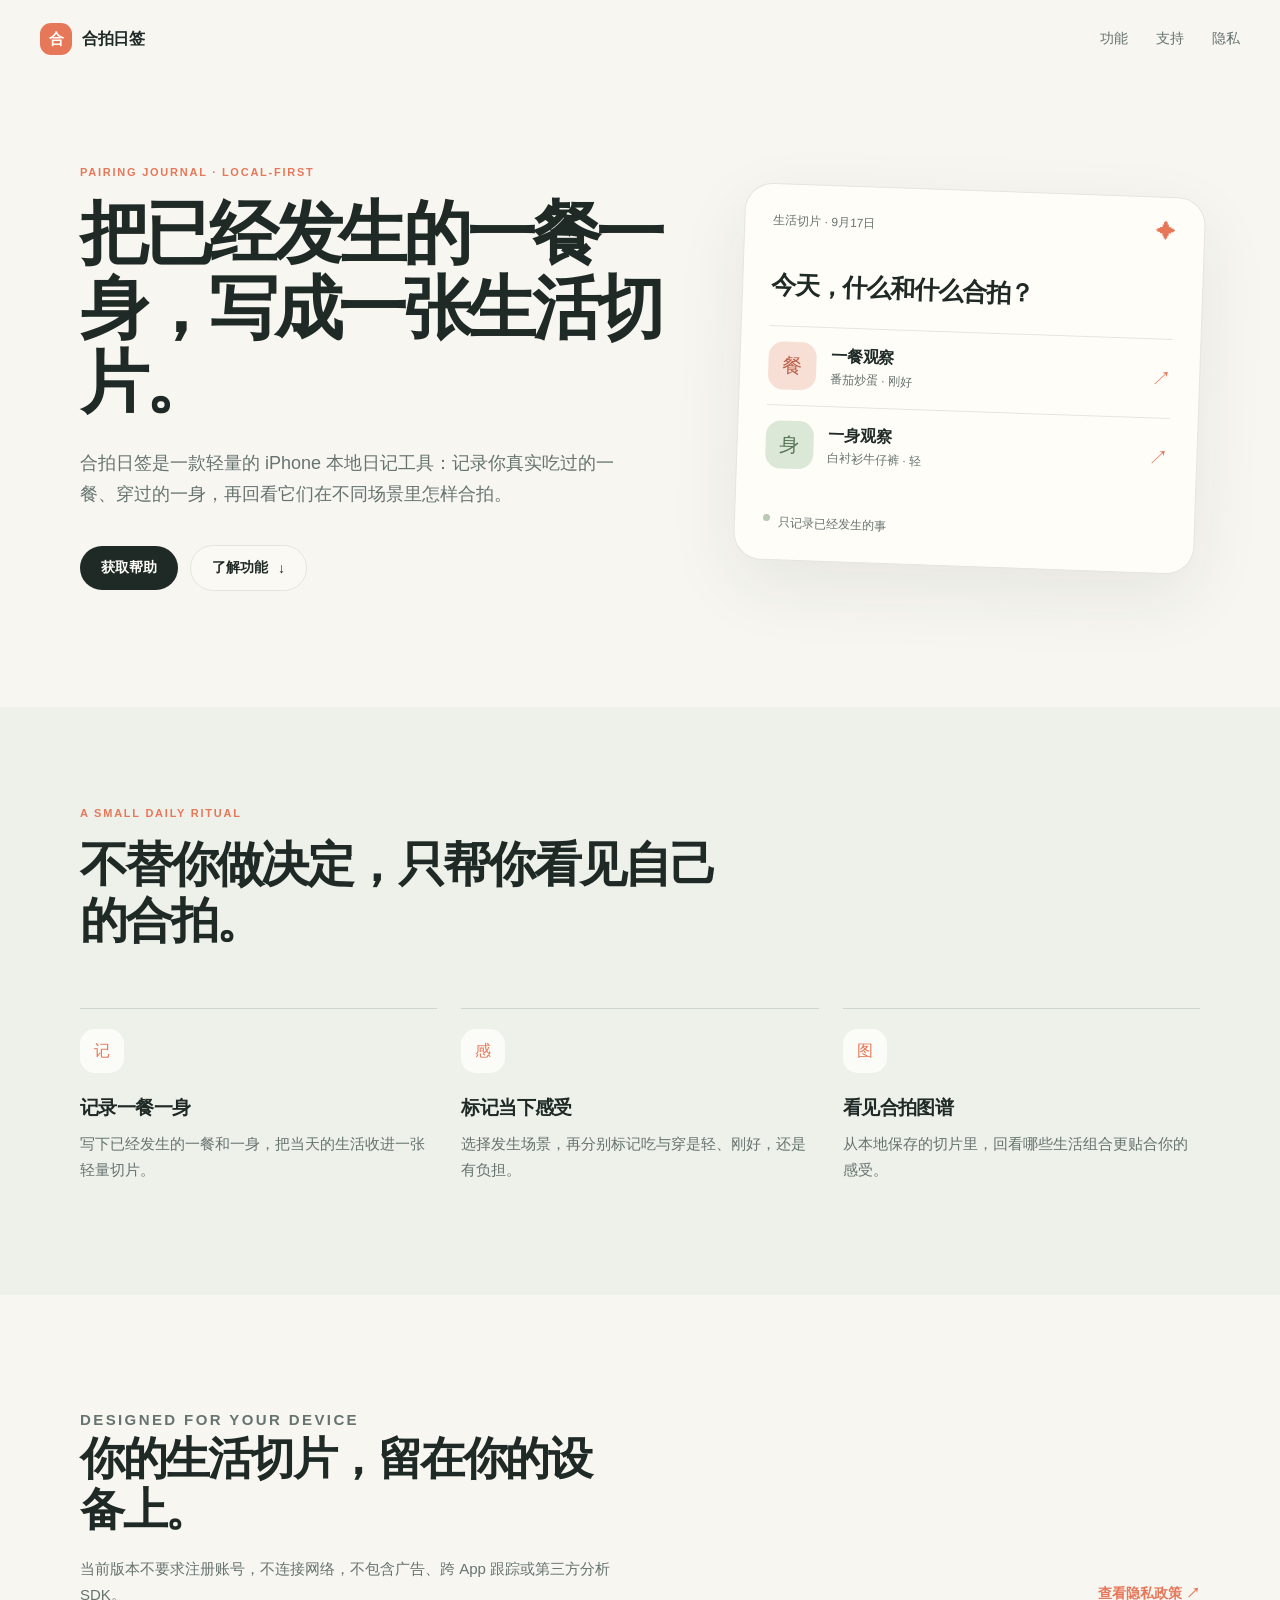
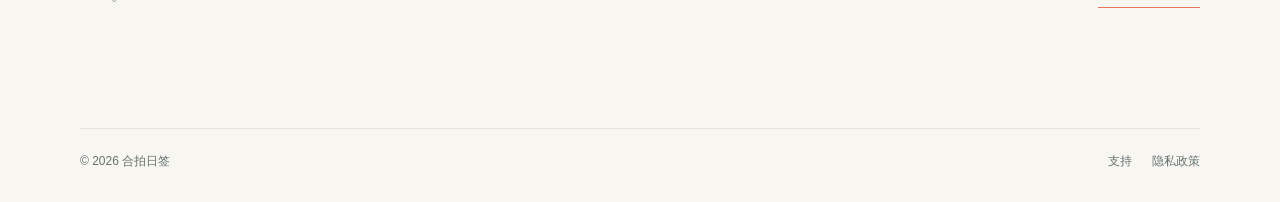
<file: index.html>
<!doctype html><html lang="zh-CN"><head><meta charset="utf-8"><meta name="viewport" content="width=device-width,initial-scale=1"><title>合拍日签 · 记录一餐一身的生活切片</title><meta name="description" content="合拍日签是一款本地优先的 iPhone 生活日记工具，记录一餐一身，回看它们在不同场景里怎样合拍。"><meta property="og:title" content="合拍日签"><meta property="og:description" content="记录一餐一身的生活切片。"><meta property="og:image" content="og.png"><link rel="stylesheet" href="styles.css"></head><body><nav class="nav"><a class="brand" href="./"><span class="brand-mark">合</span><span>合拍日签</span></a><div class="nav-links"><a href="#features">功能</a><a href="support/">支持</a><a href="privacy/">隐私</a></div></nav><section class="hero shell"><div><p class="eyebrow">PAIRING JOURNAL · LOCAL-FIRST</p><h1>把已经发生的一餐一身，写成一张生活切片。</h1><p class="lede">合拍日签是一款轻量的 iPhone 本地日记工具：记录你真实吃过的一餐、穿过的一身，再回看它们在不同场景里怎样合拍。</p><div class="actions"><a class="button primary" href="support/">获取帮助</a><a class="button secondary" href="#features">了解功能 <span aria-hidden="true">↓</span></a></div></div><div class="choice-card" aria-label="合拍日签功能示意"><div class="card-top"><span>生活切片 · 9月17日</span><span class="sun">✦</span></div><h2>今天，什么和什么合拍？</h2><div class="choice-row"><div class="choice-icon food">餐</div><div><strong>一餐观察</strong><small>番茄炒蛋 · 刚好</small></div><span class="arrow">↗</span></div><div class="choice-row"><div class="choice-icon wear">身</div><div><strong>一身观察</strong><small>白衬衫牛仔裤 · 轻</small></div><span class="arrow">↗</span></div><div class="card-foot"><span class="tiny-dot"></span>只记录已经发生的事</div></div></section><section id="features" class="feature-section"><div class="shell"><p class="eyebrow">A SMALL DAILY RITUAL</p><h2 class="section-title">不替你做决定，只帮你看见自己的合拍。</h2><div class="feature-grid"><article class="feature"><span class="feature-icon">记</span><h3>记录一餐一身</h3><p>写下已经发生的一餐和一身，把当天的生活收进一张轻量切片。</p></article><article class="feature"><span class="feature-icon">感</span><h3>标记当下感受</h3><p>选择发生场景，再分别标记吃与穿是轻、刚好，还是有负担。</p></article><article class="feature"><span class="feature-icon">图</span><h3>看见合拍图谱</h3><p>从本地保存的切片里，回看哪些生活组合更贴合你的感受。</p></article></div></div></section><section class="privacy-callout shell"><div><p class="eyebrow">DESIGNED FOR YOUR DEVICE</p><h2>你的生活切片，留在你的设备上。</h2><p>当前版本不要求注册账号，不连接网络，不包含广告、跨 App 跟踪或第三方分析 SDK。</p></div><a class="text-link" href="privacy/">查看隐私政策 <span aria-hidden="true">↗</span></a></section><footer class="footer shell"><span>© 2026 合拍日签</span><span><a href="support/">支持</a><a href="privacy/">隐私政策</a></span></footer></body></html>
</file>
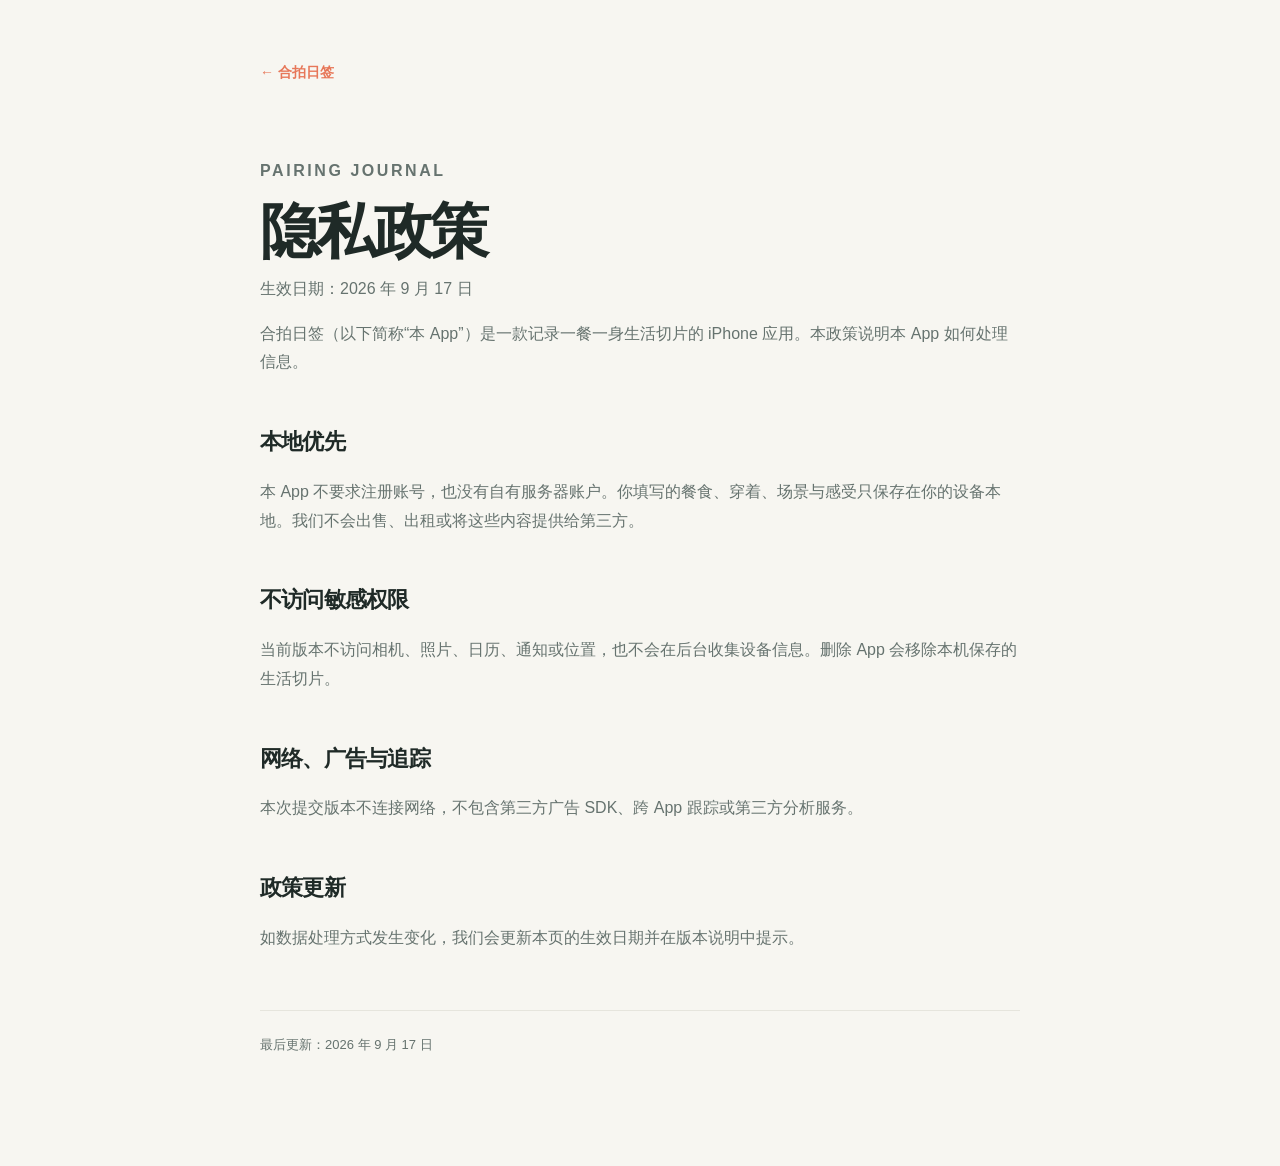
<file: privacy/index.html>
<!doctype html><html lang="zh-CN"><head><meta charset="utf-8"><meta name="viewport" content="width=device-width,initial-scale=1"><title>隐私政策 · 合拍日签</title><link rel="stylesheet" href="../styles.css"></head><body><main class="legal-page"><a class="legal-back" href="../">← 合拍日签</a><p class="eyebrow">PAIRING JOURNAL</p><h1>隐私政策</h1><p class="legal-date">生效日期：2026 年 9 月 17 日</p><p>合拍日签（以下简称“本 App”）是一款记录一餐一身生活切片的 iPhone 应用。本政策说明本 App 如何处理信息。</p><h2>本地优先</h2><p>本 App 不要求注册账号，也没有自有服务器账户。你填写的餐食、穿着、场景与感受只保存在你的设备本地。我们不会出售、出租或将这些内容提供给第三方。</p><h2>不访问敏感权限</h2><p>当前版本不访问相机、照片、日历、通知或位置，也不会在后台收集设备信息。删除 App 会移除本机保存的生活切片。</p><h2>网络、广告与追踪</h2><p>本次提交版本不连接网络，不包含第三方广告 SDK、跨 App 跟踪或第三方分析服务。</p><h2>政策更新</h2><p>如数据处理方式发生变化，我们会更新本页的生效日期并在版本说明中提示。</p><p class="legal-contact">最后更新：2026 年 9 月 17 日</p></main></body></html>
</file>
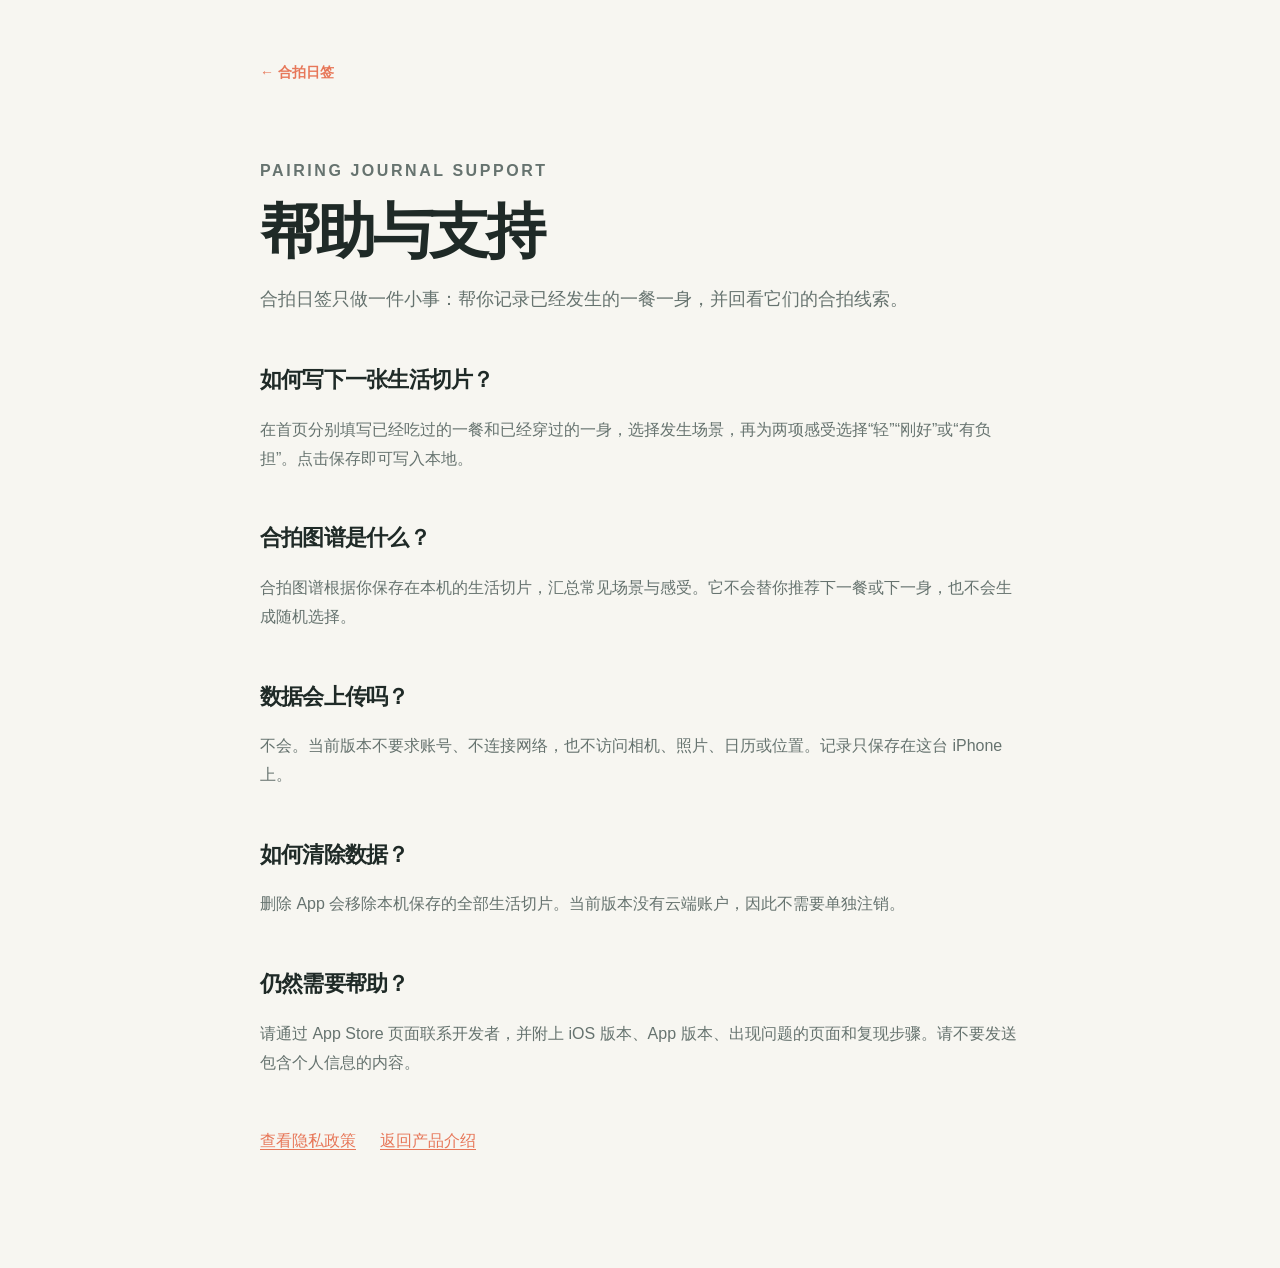
<file: support/index.html>
<!doctype html><html lang="zh-CN"><head><meta charset="utf-8"><meta name="viewport" content="width=device-width,initial-scale=1"><title>帮助与支持 · 合拍日签</title><link rel="stylesheet" href="../styles.css"></head><body><main class="legal-page"><a class="legal-back" href="../">← 合拍日签</a><p class="eyebrow">PAIRING JOURNAL SUPPORT</p><h1>帮助与支持</h1><p class="legal-intro">合拍日签只做一件小事：帮你记录已经发生的一餐一身，并回看它们的合拍线索。</p><h2>如何写下一张生活切片？</h2><p>在首页分别填写已经吃过的一餐和已经穿过的一身，选择发生场景，再为两项感受选择“轻”“刚好”或“有负担”。点击保存即可写入本地。</p><h2>合拍图谱是什么？</h2><p>合拍图谱根据你保存在本机的生活切片，汇总常见场景与感受。它不会替你推荐下一餐或下一身，也不会生成随机选择。</p><h2>数据会上传吗？</h2><p>不会。当前版本不要求账号、不连接网络，也不访问相机、照片、日历或位置。记录只保存在这台 iPhone 上。</p><h2>如何清除数据？</h2><p>删除 App 会移除本机保存的全部生活切片。当前版本没有云端账户，因此不需要单独注销。</p><h2>仍然需要帮助？</h2><p>请通过 App Store 页面联系开发者，并附上 iOS 版本、App 版本、出现问题的页面和复现步骤。请不要发送包含个人信息的内容。</p><p class="support-links"><a class="inline-link" href="../privacy/">查看隐私政策</a><a class="inline-link" href="../">返回产品介绍</a></p></main></body></html>
</file>
<file: styles.css>
:root{--ink:#1f2a27;--muted:#66736f;--paper:#f7f6f1;--card:#fffdf8;--line:#e6e5dd;--coral:#e77759;--sage:#b8c9b4}*{box-sizing:border-box}html{scroll-behavior:smooth}body{margin:0;background:var(--paper);color:var(--ink);font-family:-apple-system,BlinkMacSystemFont,"PingFang SC","Helvetica Neue",sans-serif}a{color:inherit;text-decoration:none}.shell{width:min(1120px,calc(100% - 48px));margin:0 auto}.nav{height:78px;display:flex;align-items:center;justify-content:space-between;width:min(1200px,calc(100% - 48px));margin:0 auto}.brand{display:inline-flex;align-items:center;gap:10px;font-size:16px;font-weight:700;letter-spacing:-.02em}.brand-mark{display:grid;place-items:center;width:32px;height:32px;border-radius:11px;color:#fffdf8;background:var(--coral);font-size:15px}.nav-links{display:flex;gap:28px;color:var(--muted);font-size:14px}.nav-links a:hover,.footer a:hover,.text-link:hover{color:var(--coral)}.hero{display:grid;grid-template-columns:1.12fr .88fr;gap:72px;align-items:center;padding:88px 0 116px}.eyebrow{color:var(--coral);font-size:11px;font-weight:750;letter-spacing:.16em;margin:0 0 18px}h1{max-width:680px;font-size:clamp(42px,5.4vw,72px);line-height:1.08;letter-spacing:-.065em;margin:0;font-weight:720}.lede{max-width:550px;color:var(--muted);font-size:18px;line-height:1.75;margin:28px 0 0}.actions{display:flex;align-items:center;gap:12px;margin-top:34px}.button{display:inline-flex;align-items:center;gap:10px;border-radius:999px;padding:13px 21px;font-size:14px;font-weight:700}.button.primary{color:#fffdf8;background:var(--ink)}.button.secondary{border:1px solid var(--line);background:rgba(255,253,248,.5)}.choice-card{background:var(--card);border:1px solid var(--line);border-radius:28px;padding:28px;box-shadow:0 24px 70px rgba(42,50,45,.08);transform:rotate(2deg)}.card-top,.card-foot{color:var(--muted);font-size:12px;display:flex;justify-content:space-between}.sun{color:var(--coral);font-size:20px;line-height:12px}.choice-card h2{font-size:25px;letter-spacing:-.045em;margin:39px 0 24px}.choice-row{display:grid;grid-template-columns:48px 1fr auto;align-items:center;gap:14px;padding:15px 0;border-top:1px solid var(--line)}.choice-icon,.feature-icon{display:grid;place-items:center;border-radius:15px;width:48px;height:48px;font-size:20px}.choice-icon.food{background:#f8dfd5;color:#bd624b}.choice-icon.wear{background:#dce8d7;color:#597858}.choice-row strong{display:block;font-size:16px}.choice-row small{color:var(--muted);display:block;margin-top:4px;font-size:12px}.arrow{color:var(--coral);font-size:20px}.card-foot{justify-content:flex-start;gap:8px;margin-top:31px}.tiny-dot{width:7px;height:7px;border-radius:50%;background:var(--sage)}.feature-section{background:#eef1ea;padding:100px 0 112px}.section-title{max-width:650px;font-size:clamp(30px,4vw,48px);line-height:1.16;letter-spacing:-.055em;margin:0}.feature-grid{display:grid;grid-template-columns:repeat(3,1fr);gap:24px;margin-top:60px}.feature{border-top:1px solid #cdd7ca;padding-top:20px}.feature-icon{width:44px;height:44px;background:#fbfcf8;color:var(--coral);font-size:16px}.feature h3{font-size:19px;margin:22px 0 10px;letter-spacing:-.03em}.feature p,.privacy-callout p{color:var(--muted);line-height:1.72;font-size:15px;margin:0}.privacy-callout{display:flex;justify-content:space-between;gap:40px;align-items:end;padding:112px 0 120px}.privacy-callout h2{max-width:530px;font-size:clamp(30px,3.6vw,45px);line-height:1.15;letter-spacing:-.055em;margin:0 0 20px}.privacy-callout p{max-width:580px}.text-link{white-space:nowrap;font-size:14px;font-weight:700;color:var(--coral);padding-bottom:4px;border-bottom:1px solid currentColor}.footer{border-top:1px solid var(--line);padding:24px 0 32px;color:var(--muted);display:flex;justify-content:space-between;font-size:12px}.footer span:last-child{display:flex;gap:20px}.legal-page{width:min(760px,calc(100% - 40px));margin:0 auto;padding:58px 0 96px;line-height:1.8}.legal-back{display:inline-block;color:var(--coral);font-size:14px;font-weight:700;margin-bottom:72px}.legal-page h1{font-size:clamp(38px,6vw,60px);letter-spacing:-.06em}.legal-date{color:var(--muted);font-size:14px;margin-top:10px}.legal-page h2{font-size:22px;letter-spacing:-.035em;margin:45px 0 8px}.legal-page p{color:var(--muted);font-size:16px}.legal-page .eyebrow{margin-bottom:14px}.inline-link{color:var(--coral);text-decoration:underline;text-underline-offset:3px}.legal-contact{border-top:1px solid var(--line);margin-top:58px;padding-top:22px;font-size:13px!important}.legal-intro{font-size:18px!important}.support-links{display:flex;gap:24px;margin-top:50px}@media(max-width:800px){.hero{grid-template-columns:1fr;gap:50px;padding:60px 0 88px}.choice-card{max-width:520px;width:100%;justify-self:center}.feature-grid{grid-template-columns:1fr;gap:42px;margin-top:44px}.privacy-callout{display:block;padding:80px 0 90px}.text-link{display:inline-block;margin-top:28px}}@media(max-width:520px){.shell,.nav{width:min(100% - 32px,1120px)}.nav{height:68px}.nav-links{gap:14px;font-size:12px}.lede{font-size:16px}.choice-card{padding:22px;border-radius:22px}.footer{display:block}.footer span:last-child{margin-top:12px}}
</file>
